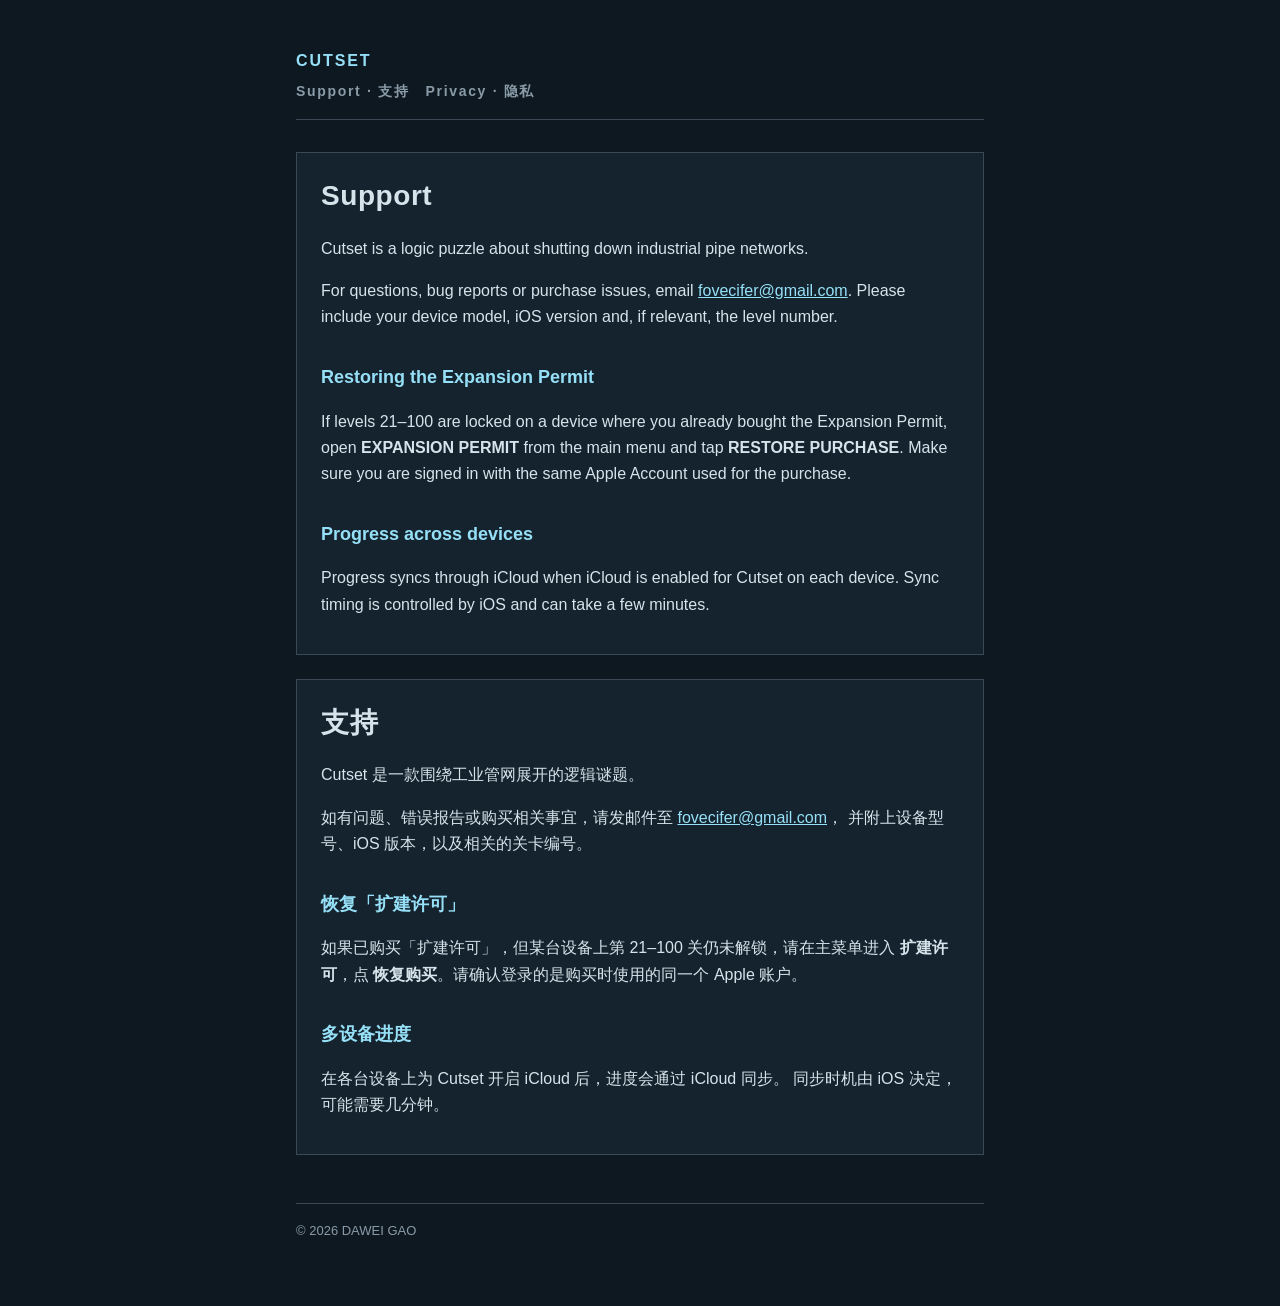
<file: index.html>
<!doctype html>
<html lang="en">
<head>
<meta charset="utf-8">
<meta name="viewport" content="width=device-width, initial-scale=1">
<title>Cutset Support</title>
<link rel="stylesheet" href="style.css">
</head>
<body>
<main>
<header>
<a href="./">CUTSET</a>
<nav><a href="./">Support · 支持</a><a href="privacy.html">Privacy · 隐私</a></nav>
</header>

<section lang="en">
<h1>Support</h1>
<p>Cutset is a logic puzzle about shutting down industrial pipe networks.</p>
<p>For questions, bug reports or purchase issues, email
<a href="mailto:fovecifer@gmail.com">fovecifer@gmail.com</a>.
Please include your device model, iOS version and, if relevant, the level number.</p>
<h2>Restoring the Expansion Permit</h2>
<p>If levels 21–100 are locked on a device where you already bought the Expansion Permit,
open <b>EXPANSION PERMIT</b> from the main menu and tap <b>RESTORE PURCHASE</b>.
Make sure you are signed in with the same Apple Account used for the purchase.</p>
<h2>Progress across devices</h2>
<p>Progress syncs through iCloud when iCloud is enabled for Cutset on each device.
Sync timing is controlled by iOS and can take a few minutes.</p>
</section>

<section lang="zh-Hans">
<h1>支持</h1>
<p>Cutset 是一款围绕工业管网展开的逻辑谜题。</p>
<p>如有问题、错误报告或购买相关事宜，请发邮件至
<a href="mailto:fovecifer@gmail.com">fovecifer@gmail.com</a>，
并附上设备型号、iOS 版本，以及相关的关卡编号。</p>
<h2>恢复「扩建许可」</h2>
<p>如果已购买「扩建许可」，但某台设备上第 21–100 关仍未解锁，请在主菜单进入
<b>扩建许可</b>，点 <b>恢复购买</b>。请确认登录的是购买时使用的同一个 Apple 账户。</p>
<h2>多设备进度</h2>
<p>在各台设备上为 Cutset 开启 iCloud 后，进度会通过 iCloud 同步。
同步时机由 iOS 决定，可能需要几分钟。</p>
</section>

<footer>© 2026 DAWEI GAO</footer>
</main>
</body>
</html>
</file>
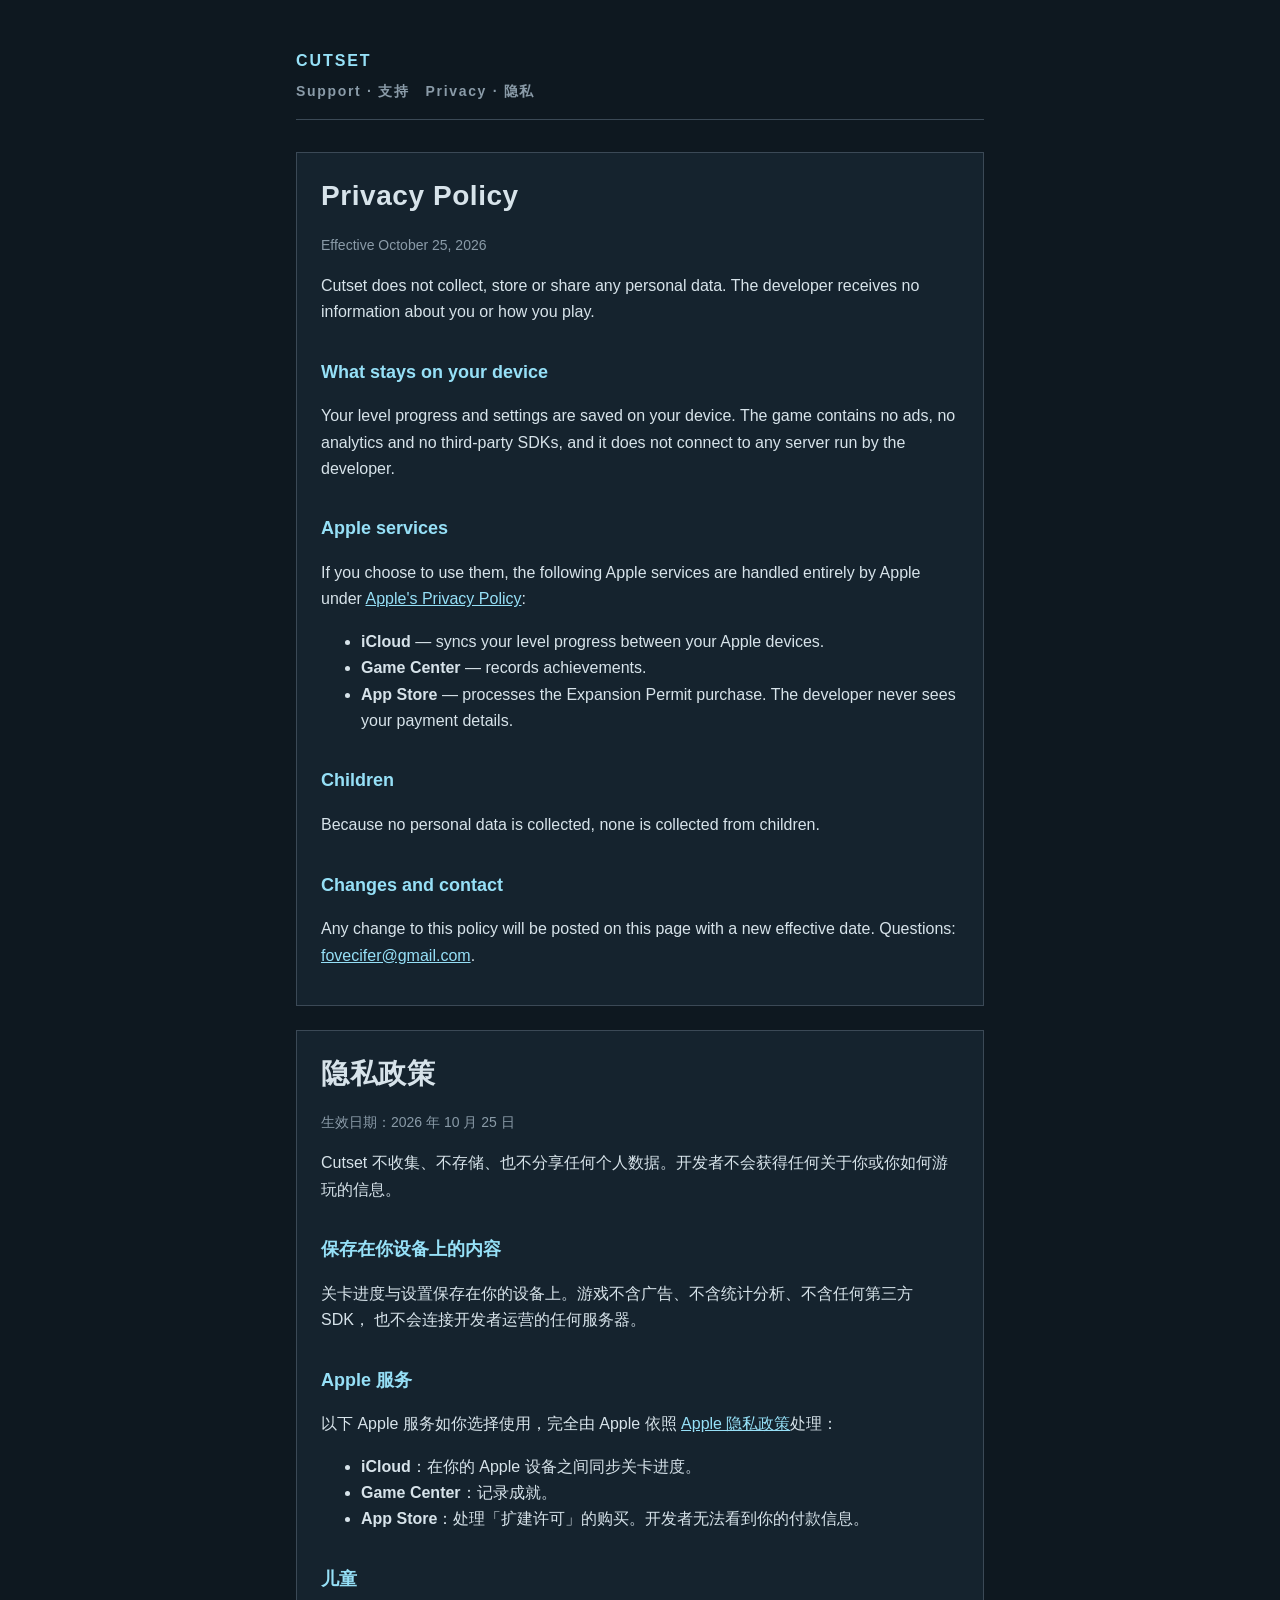
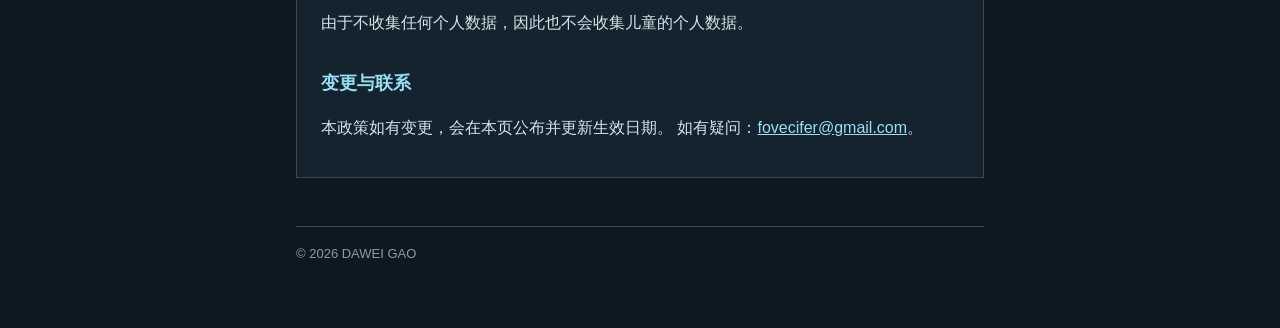
<file: privacy.html>
<!doctype html>
<html lang="en">
<head>
<meta charset="utf-8">
<meta name="viewport" content="width=device-width, initial-scale=1">
<title>Cutset Privacy Policy</title>
<link rel="stylesheet" href="style.css">
</head>
<body>
<main>
<header>
<a href="./">CUTSET</a>
<nav><a href="./">Support · 支持</a><a href="privacy.html">Privacy · 隐私</a></nav>
</header>

<section lang="en">
<h1>Privacy Policy</h1>
<p class="meta">Effective October 25, 2026</p>
<p>Cutset does not collect, store or share any personal data. The developer receives no
information about you or how you play.</p>
<h2>What stays on your device</h2>
<p>Your level progress and settings are saved on your device. The game contains no ads,
no analytics and no third-party SDKs, and it does not connect to any server run by the developer.</p>
<h2>Apple services</h2>
<p>If you choose to use them, the following Apple services are handled entirely by Apple
under <a href="https://www.apple.com/legal/privacy/">Apple's Privacy Policy</a>:</p>
<ul>
<li><b>iCloud</b> — syncs your level progress between your Apple devices.</li>
<li><b>Game Center</b> — records achievements.</li>
<li><b>App Store</b> — processes the Expansion Permit purchase. The developer never sees your payment details.</li>
</ul>
<h2>Children</h2>
<p>Because no personal data is collected, none is collected from children.</p>
<h2>Changes and contact</h2>
<p>Any change to this policy will be posted on this page with a new effective date.
Questions: <a href="mailto:fovecifer@gmail.com">fovecifer@gmail.com</a>.</p>
</section>

<section lang="zh-Hans">
<h1>隐私政策</h1>
<p class="meta">生效日期：2026 年 10 月 25 日</p>
<p>Cutset 不收集、不存储、也不分享任何个人数据。开发者不会获得任何关于你或你如何游玩的信息。</p>
<h2>保存在你设备上的内容</h2>
<p>关卡进度与设置保存在你的设备上。游戏不含广告、不含统计分析、不含任何第三方 SDK，
也不会连接开发者运营的任何服务器。</p>
<h2>Apple 服务</h2>
<p>以下 Apple 服务如你选择使用，完全由 Apple 依照
<a href="https://www.apple.com/legal/privacy/">Apple 隐私政策</a>处理：</p>
<ul>
<li><b>iCloud</b>：在你的 Apple 设备之间同步关卡进度。</li>
<li><b>Game Center</b>：记录成就。</li>
<li><b>App Store</b>：处理「扩建许可」的购买。开发者无法看到你的付款信息。</li>
</ul>
<h2>儿童</h2>
<p>由于不收集任何个人数据，因此也不会收集儿童的个人数据。</p>
<h2>变更与联系</h2>
<p>本政策如有变更，会在本页公布并更新生效日期。
如有疑问：<a href="mailto:fovecifer@gmail.com">fovecifer@gmail.com</a>。</p>
</section>

<footer>© 2026 DAWEI GAO</footer>
</main>
</body>
</html>
</file>
<file: style.css>
:root { --bg:#0E1820; --panel:#15232E; --line:#3B4956; --ink:#D7E3EA; --dim:#8A9BA8; --accent:#96E0F7; }
* { box-sizing:border-box; }
body { margin:0; background:var(--bg); color:var(--ink); font:16px/1.65 -apple-system, BlinkMacSystemFont, "Segoe UI", "PingFang SC", "Hiragino Sans GB", "Microsoft YaHei", sans-serif; }
main { max-width:720px; margin:0 auto; padding:48px 16px 64px; }
header { border-bottom:1px solid var(--line); padding-bottom:16px; margin-bottom:32px; }
header a { color:var(--accent); text-decoration:none; font-weight:600; letter-spacing:.12em; }
nav { margin-top:6px; font-size:14px; color:var(--dim); }
nav a { color:var(--dim); margin-right:16px; }
h1 { font-size:28px; margin:0 0 8px; letter-spacing:.02em; }
h2 { font-size:18px; color:var(--accent); margin:32px 0 8px; }
section { background:var(--panel); border:1px solid var(--line); padding:20px 24px; margin:24px 0; }
a { color:var(--accent); }
p.meta { color:var(--dim); font-size:14px; }
footer { color:var(--dim); font-size:13px; margin-top:48px; border-top:1px solid var(--line); padding-top:16px; }
</file>
